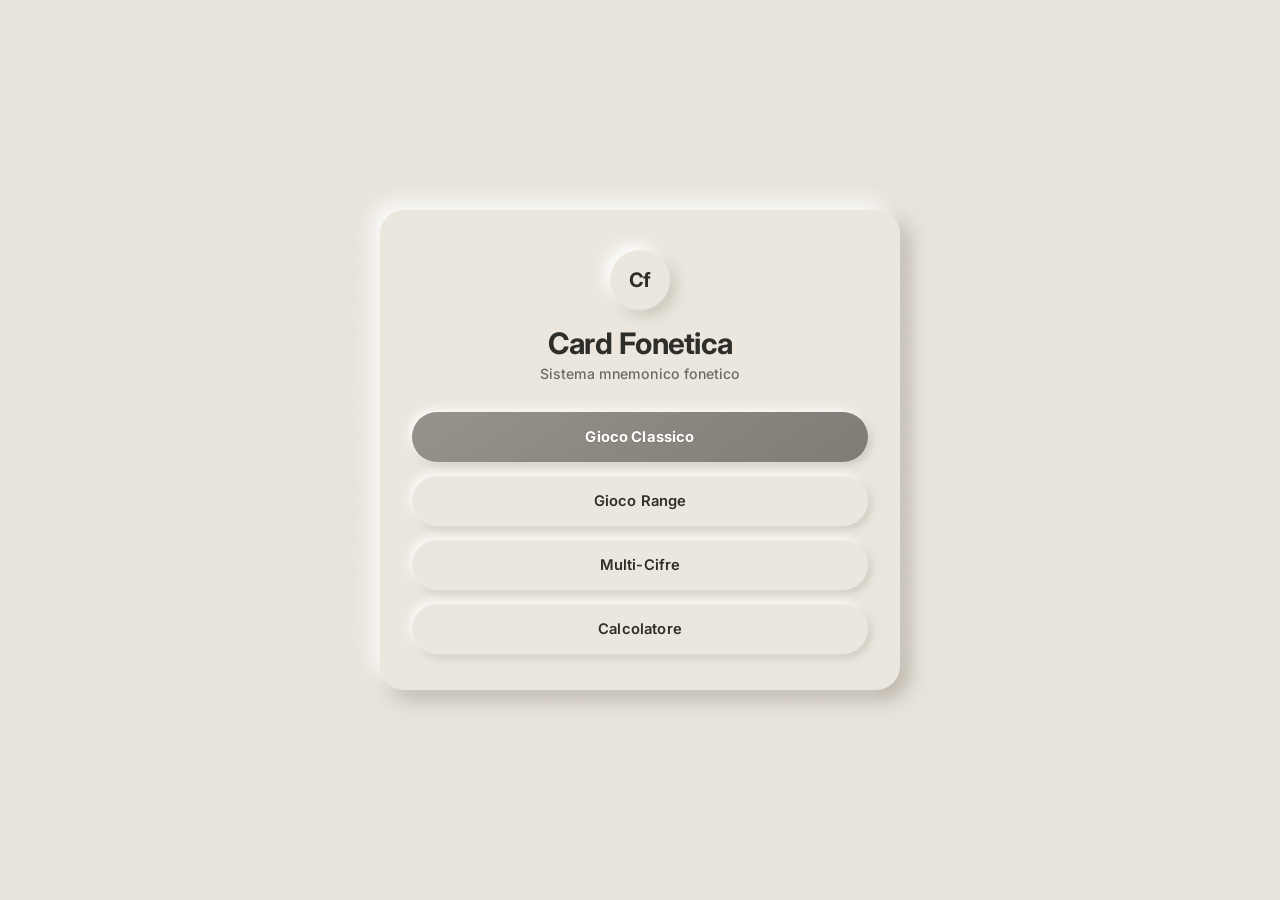
<file: index.html>
<!DOCTYPE html>
<html lang="it">
<head>
  <meta charset="UTF-8">
  <meta name="viewport" content="width=device-width, initial-scale=1, viewport-fit=cover">
  <title>Card Fonetica - Allenamento Mnemonico</title>
  <link rel="manifest" href="manifest.json">
  <meta name="theme-color" content="#EBE7DE">
  <meta name="description" content="Allena la memoria associando numeri a parole con il sistema mnemonico fonetico.">
  <meta name="apple-mobile-web-app-capable" content="yes">
  <meta name="mobile-web-app-capable" content="yes">
  <meta name="apple-mobile-web-app-status-bar-style" content="default">
  <meta name="apple-mobile-web-app-title" content="Card-Fonetica">
  <link rel="apple-touch-icon" href="card-192.png">
  <link rel="apple-touch-icon" sizes="512x512" href="card-512.png">
  <link rel="icon" type="image/png" sizes="192x192" href="card-192.png">
  <link rel="icon" type="image/png" sizes="512x512" href="card-512.png">
  <link rel="preconnect" href="https://fonts.googleapis.com">
  <link rel="preconnect" href="https://fonts.gstatic.com" crossorigin>
  <link rel="stylesheet" href="https://fonts.googleapis.com/css2?family=Inter:wght@500;600;700;800&display=swap">
  <link rel="stylesheet" href="styles.css">
  <style>
    .flashcard {
      background: var(--surface);
      border: none;
      border-radius: 28px;
      padding: 44px 20px;
      font-family: var(--font-sans);
      font-size: 3.4rem;
      margin: 14px 0;
      min-height: 150px;
      display: flex;
      justify-content: center;
      align-items: center;
      font-weight: 700;
      letter-spacing: -0.04em;
      color: var(--text);
      font-variant-numeric: tabular-nums;
      box-shadow: var(--neu-raised-lg);
      transition: box-shadow 0.3s ease, color 0.3s ease;
      user-select: none;
      -webkit-user-select: none;
    }
    .flashcard.flip { animation: cardFade 0.32s ease; }
    .flashcard.win  { color: var(--sage-dark); }
    .flashcard.lose { color: var(--error); animation: cardShake 0.32s; }

    /* Multi-cifre può generare sequenze lunghe: il font si riduce con la viewport
       e il numero va a capo se proprio non sta. */
    #multiFlashcard {
      font-size: clamp(1.3rem, 7.5vw, 3rem);
      padding: 30px 16px;
      line-height: 1.1;
      letter-spacing: -0.015em;
      overflow-wrap: anywhere;
      word-break: break-all;
    }
    @keyframes cardFade {
      0%   { opacity: 0.3; transform: translateY(6px); }
      100% { opacity: 1;   transform: none; }
    }
    @keyframes cardShake {
      0%, 100% { transform: translateX(0); }
      25%      { transform: translateX(-5px); }
      50%      { transform: translateX(5px); }
      75%      { transform: translateX(-3px); }
    }

    .feedback {
      margin-top: 14px;
      font-size: 0.88rem;
      min-height: 1.4em;
      font-weight: 600;
      text-align: center;
      letter-spacing: 0.01em;
    }
    .feedback.correct { color: var(--sage-dark); }
    .feedback.error   { color: var(--error); }

    .stats {
      display: flex;
      gap: 12px;
      margin: 12px 0 18px;
    }
    .stats .chip {
      flex: 1;
      background: var(--surface);
      border: none;
      border-radius: 18px;
      padding: 12px 6px 10px;
      display: flex;
      flex-direction: column;
      align-items: center;
      gap: 3px;
      box-shadow: var(--neu-raised-sm);
      transition: box-shadow 0.3s ease, color 0.3s ease;
    }
    .stats .stat-value {
      font-family: var(--font-sans);
      font-size: 1.55rem;
      font-weight: 700;
      color: var(--text);
      font-variant-numeric: tabular-nums;
      line-height: 1;
      letter-spacing: -0.02em;
    }
    .stats .stat-label {
      font-size: 0.62rem;
      font-weight: 600;
      color: var(--text-soft);
      text-transform: uppercase;
      letter-spacing: 0.14em;
    }
    .chip.streak.active {
      box-shadow: var(--neu-pressed-sm);
    }
    .chip.streak.active .stat-value { color: var(--sage-dark); }

    .brand {
      text-align: center;
      margin-bottom: 28px;
      padding-top: 4px;
    }
    .brand-mark {
      display: inline-flex;
      align-items: center;
      justify-content: center;
      width: 60px;
      height: 60px;
      border-radius: 50%;
      background: var(--surface);
      color: var(--text);
      font-family: var(--font-sans);
      font-size: 1.25rem;
      font-weight: 700;
      letter-spacing: -0.01em;
      margin-bottom: 16px;
      box-shadow: var(--neu-raised);
    }
    .brand h1 {
      font-size: 1.85rem;
      font-weight: 700;
      margin-bottom: 2px;
      letter-spacing: -0.025em;
    }
    .brand .subtitle {
      font-size: 0.88rem;
      margin: 0;
    }

    .game-header {
      display: flex;
      align-items: center;
      justify-content: space-between;
      gap: 12px;
      margin-bottom: 4px;
    }
    .game-header h1 { font-size: 1.4rem; }

    .voice-toggle {
      background: var(--surface);
      border: none;
      border-radius: var(--pill);
      min-height: 0;
      padding: 9px 14px;
      font-size: 0.78rem;
      font-weight: 600;
      color: var(--text-soft);
      box-shadow: var(--neu-raised-sm);
      display: inline-flex;
      align-items: center;
      gap: 6px;
      white-space: nowrap;
      transition: box-shadow 0.2s ease, color 0.2s ease;
    }
    .voice-toggle .dot {
      width: 8px; height: 8px; border-radius: 50%;
      background: var(--muted, #b3a999);
      transition: background 0.2s ease;
    }
    .voice-toggle.active {
      box-shadow: var(--neu-pressed-sm);
      color: var(--sage-dark);
    }
    .voice-toggle.active .dot { background: var(--sage-dark); }
    .voice-toggle:disabled { opacity: 0.45; cursor: not-allowed; }

    .voice-status {
      margin: 10px 0 4px;
      font-size: 0.85rem;
      font-weight: 600;
      color: var(--text-soft);
      text-align: center;
      letter-spacing: 0.01em;
      min-height: 1.4em;
    }
    .voice-heard {
      margin: 0 0 6px;
      font-size: 0.85rem;
      color: var(--text);
      text-align: center;
      font-style: italic;
      min-height: 1.4em;
    }

    /* Anello di stato sulla flashcard durante la modalità vocale */
    section.voice-speaking .flashcard {
      box-shadow: var(--neu-raised-lg), 0 0 0 3px var(--muted);
    }
    section.voice-listening .flashcard {
      box-shadow: var(--neu-raised-lg), 0 0 0 3px var(--sage-dark);
      animation: micPulse 1.6s ease-in-out infinite;
    }
    @keyframes micPulse {
      0%, 100% { transform: scale(1);    }
      50%      { transform: scale(1.015); }
    }
    @media (prefers-reduced-motion: reduce) {
      section.voice-listening .flashcard { animation: none; }
    }

    /* Tre bottoni in riga sotto la voce: lasciamo che siano stretti ma leggibili */
    section[data-voice-only], section .row[data-voice-only] { gap: 8px; }
    section .row[data-voice-only] button { padding-left: 8px; padding-right: 8px; font-size: 0.95rem; }
  </style>
</head>
<body>
  <button id="installBtn" class="hidden" type="button" aria-label="Installa applicazione">Installa</button>

  <main id="menu" class="container" aria-labelledby="menu-title">
    <div class="brand">
      <div class="brand-mark" aria-hidden="true">Cf</div>
      <h1 id="menu-title">Card Fonetica</h1>
      <p class="subtitle">Sistema mnemonico fonetico</p>
    </div>
    <div class="stack">
      <button id="classicModeBtn" class="primary">Gioco Classico</button>
      <button id="rangeModeBtn">Gioco Range</button>
      <button id="multiModeBtn">Multi-Cifre</button>
      <button onclick="window.location.href='calc.html'">Calcolatore</button>
    </div>
  </main>

  <section id="classicGame" class="container hidden" aria-labelledby="classic-title">
    <div class="game-header">
      <h1 id="classic-title">Gioco Classico</h1>
      <button class="voice-toggle" id="classicVoiceToggle" type="button" aria-pressed="false" aria-label="Attiva modalità vocale">
        <span class="dot" aria-hidden="true"></span><span>Voce</span>
      </button>
    </div>
    <p class="subtitle">Scrivi la parola corrispondente al numero</p>
    <div class="stats" role="status" aria-live="polite">
      <div class="chip"><span class="stat-value" id="classicCorrect">0</span><span class="stat-label">Corrette</span></div>
      <div class="chip"><span class="stat-value" id="classicTotal">0</span><span class="stat-label">Totali</span></div>
      <div class="chip streak" id="classicStreakChip"><span class="stat-value" id="classicStreak">0</span><span class="stat-label">Streak</span></div>
    </div>
    <div class="flashcard" id="classicFlashcard" role="img" aria-label="Numero da indovinare"></div>
    <p class="voice-status hidden" id="classicVoiceStatus" data-voice-only></p>
    <p class="voice-heard hidden" id="classicVoiceHeard" aria-live="polite" data-voice-only></p>
    <input type="text" id="classicAnswer" placeholder="Risposta" autocomplete="off" autocapitalize="off" spellcheck="false" aria-label="Inserisci la parola" data-text-only>
    <div class="row" style="margin-top:10px;" data-text-only>
      <button id="classicCheckBtn" class="primary">Controlla</button>
      <button id="classicNextBtn" class="ghost">Prossimo</button>
    </div>
    <div class="row hidden" style="margin-top:10px;" data-voice-only>
      <button id="classicVoicePlayBtn" class="primary" type="button">Pausa</button>
      <button id="classicVoiceSkipBtn" class="ghost" type="button">Salta</button>
      <button id="classicVoiceRepeatBtn" class="ghost" type="button">Ripeti</button>
    </div>
    <div class="feedback" id="classicFeedback" role="status" aria-live="polite"></div>
    <button class="back-btn" data-back="classic">← Torna al Menu</button>
  </section>

  <section id="rangeGame" class="container hidden" aria-labelledby="range-title">
    <div class="game-header">
      <h1 id="range-title">Gioco Range</h1>
      <button class="voice-toggle" id="rangeVoiceToggle" type="button" aria-pressed="false" aria-label="Attiva modalità vocale">
        <span class="dot" aria-hidden="true"></span><span>Voce</span>
      </button>
    </div>
    <p class="subtitle">Limita l'allenamento a un intervallo</p>
    <div class="row">
      <input type="number" id="rangeMin" placeholder="Min" inputmode="numeric" aria-label="Numero minimo">
      <input type="number" id="rangeMax" placeholder="Max" inputmode="numeric" aria-label="Numero massimo">
    </div>
    <button id="rangeStartBtn" class="primary" style="margin-top:10px;width:100%;">Avvia</button>
    <div class="stats" role="status" aria-live="polite">
      <div class="chip"><span class="stat-value" id="rangeCorrect">0</span><span class="stat-label">Corrette</span></div>
      <div class="chip"><span class="stat-value" id="rangeTotal">0</span><span class="stat-label">Totali</span></div>
      <div class="chip streak" id="rangeStreakChip"><span class="stat-value" id="rangeStreak">0</span><span class="stat-label">Streak</span></div>
    </div>
    <div class="flashcard" id="rangeFlashcard" role="img" aria-label="Numero da indovinare"></div>
    <p class="voice-status hidden" id="rangeVoiceStatus" data-voice-only></p>
    <p class="voice-heard hidden" id="rangeVoiceHeard" aria-live="polite" data-voice-only></p>
    <input type="text" id="rangeAnswer" placeholder="Risposta" autocomplete="off" autocapitalize="off" spellcheck="false" aria-label="Inserisci la parola" data-text-only>
    <div class="row" style="margin-top:10px;" data-text-only>
      <button id="rangeCheckBtn" class="primary">Controlla</button>
      <button id="rangeNextBtn" class="ghost">Prossimo</button>
    </div>
    <div class="row hidden" style="margin-top:10px;" data-voice-only>
      <button id="rangeVoicePlayBtn" class="primary" type="button">Pausa</button>
      <button id="rangeVoiceSkipBtn" class="ghost" type="button">Salta</button>
      <button id="rangeVoiceRepeatBtn" class="ghost" type="button">Ripeti</button>
    </div>
    <div class="feedback" id="rangeFeedback" role="status" aria-live="polite"></div>
    <button class="back-btn" data-back="range">← Torna al Menu</button>
  </section>

  <section id="multiGame" class="container hidden" aria-labelledby="multi-title">
    <div class="game-header"><h1 id="multi-title">Multi-Cifre</h1></div>
    <p class="subtitle">Scomponi un numero lungo in parole</p>
    <input type="number" id="multiDigits" placeholder="Numero di cifre (es. 6)" min="1" inputmode="numeric" aria-label="Numero di cifre">
    <button id="multiStartBtn" class="primary" style="margin-top:10px;width:100%;">Avvia</button>
    <div class="stats" role="status" aria-live="polite">
      <div class="chip"><span class="stat-value" id="multiCorrect">0</span><span class="stat-label">Corrette</span></div>
      <div class="chip"><span class="stat-value" id="multiTotal">0</span><span class="stat-label">Totali</span></div>
      <div class="chip streak" id="multiStreakChip"><span class="stat-value" id="multiStreak">0</span><span class="stat-label">Streak</span></div>
    </div>
    <div class="flashcard" id="multiFlashcard" role="img" aria-label="Sequenza da decodificare"></div>
    <input type="text" id="multiAnswer" placeholder="Parole separate da spazi" autocomplete="off" autocapitalize="off" spellcheck="false" aria-label="Inserisci le parole">
    <div class="row" style="margin-top:10px;">
      <button id="multiCheckBtn" class="primary">Controlla</button>
      <button id="multiNextBtn" class="ghost">Prossimo</button>
    </div>
    <div class="feedback" id="multiFeedback" role="status" aria-live="polite"></div>
    <button class="back-btn" onclick="showSection('menu')">← Torna al Menu</button>
  </section>

  <script src="mapping.js"></script>
  <script src="voice-core.js"></script>
  <script>
    function showSection(sectionId) {
      document.querySelectorAll('.container').forEach(sec => sec.classList.add('hidden'));
      document.getElementById(sectionId).classList.remove('hidden');
    }

    function flashCard(el) {
      el.classList.remove('flip', 'win', 'lose');
      void el.offsetWidth;
      el.classList.add('flip');
    }

    function updateStats(prefix, state) {
      document.getElementById(prefix + 'Correct').textContent = state.correct;
      document.getElementById(prefix + 'Total').textContent = state.total;
      document.getElementById(prefix + 'Streak').textContent = state.streak;
      const chip = document.getElementById(prefix + 'StreakChip');
      if (chip) chip.classList.toggle('active', state.streak > 0);
    }

    function setFeedback(el, isCorrect, message, opts) {
      el.textContent = message;
      el.className = 'feedback ' + (isCorrect ? 'correct' : 'error');
      if (opts && opts.flashcard) {
        opts.flashcard.classList.remove('flip', 'win', 'lose');
        void opts.flashcard.offsetWidth;
        opts.flashcard.classList.add(isCorrect ? 'win' : 'lose');
      }
      if (opts && isCorrect && opts.streak > 0 && opts.streak % 5 === 0) {
        showStreakToast(opts.streak);
      }
    }

    function showStreakToast(n) {
      if (window.matchMedia('(prefers-reduced-motion: reduce)').matches) return;
      const t = document.createElement('div');
      t.className = 'streak-toast';
      t.textContent = `Streak ${n}`;
      t.setAttribute('aria-hidden', 'true');
      document.body.appendChild(t);
      setTimeout(() => t.remove(), 2000);
    }

    document.getElementById('classicModeBtn').addEventListener('click', () => {
      showSection('classicGame');
      showClassicCard();
    });
    document.getElementById('rangeModeBtn').addEventListener('click', () => {
      showSection('rangeGame');
      resetRangeGame();
    });
    document.getElementById('multiModeBtn').addEventListener('click', () => {
      showSection('multiGame');
      resetMultiGame();
    });

    // --- Gioco Classico ---
    const classicState = { correct: 0, total: 0, streak: 0, answered: false };
    let currentClassicKey = "";
    const classicKeys = Object.keys(mapping);

    function showClassicCard() {
      currentClassicKey = classicKeys[Math.floor(Math.random() * classicKeys.length)];
      const card = document.getElementById('classicFlashcard');
      card.textContent = currentClassicKey;
      flashCard(card);
      document.getElementById('classicAnswer').value = "";
      const fb = document.getElementById('classicFeedback');
      fb.textContent = "";
      fb.className = "feedback";
      classicState.answered = false;
      if (!classicVoice || !classicVoice.isOn()) {
        document.getElementById('classicAnswer').focus();
      }
    }
    function checkClassicAnswer() {
      if (classicState.answered) return;
      const userAns = document.getElementById('classicAnswer').value.trim().toLowerCase();
      if (!userAns) return;
      const correctAns = mapping[currentClassicKey].toLowerCase();
      const ok = userAns === correctAns;
      classicState.total++;
      if (ok) { classicState.correct++; classicState.streak++; }
      else    { classicState.streak = 0; }
      classicState.answered = true;
      setFeedback(
        document.getElementById('classicFeedback'),
        ok,
        ok ? "Corretto" : `Risposta: ${mapping[currentClassicKey]}`,
        {
          flashcard: document.getElementById('classicFlashcard'),
          streak: classicState.streak
        }
      );
      updateStats('classic', classicState);
    }
    document.getElementById('classicCheckBtn').addEventListener('click', checkClassicAnswer);
    document.getElementById('classicNextBtn').addEventListener('click', showClassicCard);
    document.getElementById('classicAnswer').addEventListener('keydown', e => {
      if (e.key === 'Enter') classicState.answered ? showClassicCard() : checkClassicAnswer();
    });

    // --- Gioco Range ---
    const rangeState = { correct: 0, total: 0, streak: 0, answered: false };
    let rangeKeys = [];
    let currentRangeKey = "";

    function resetRangeGame() {
      document.getElementById('rangeMin').value = "";
      document.getElementById('rangeMax').value = "";
      document.getElementById('rangeFlashcard').textContent = "";
      document.getElementById('rangeFeedback').textContent = "";
      document.getElementById('rangeFeedback').className = "feedback";
      document.getElementById('rangeAnswer').value = "";
      rangeKeys = [];
      rangeState.correct = rangeState.total = rangeState.streak = 0;
      rangeState.answered = false;
      updateStats('range', rangeState);
    }
    function showRangeCard() {
      const flashcardEl = document.getElementById('rangeFlashcard');
      const feedbackEl = document.getElementById('rangeFeedback');
      if (rangeKeys.length === 0) {
        flashcardEl.textContent = "Nessun numero in questo intervallo";
        feedbackEl.textContent = "";
        return;
      }
      currentRangeKey = rangeKeys[Math.floor(Math.random() * rangeKeys.length)];
      flashcardEl.textContent = currentRangeKey;
      flashCard(flashcardEl);
      document.getElementById('rangeAnswer').value = "";
      feedbackEl.textContent = "";
      feedbackEl.className = "feedback";
      rangeState.answered = false;
      if (!rangeVoice || !rangeVoice.isOn()) {
        document.getElementById('rangeAnswer').focus();
      }
    }
    function checkRangeAnswer() {
      if (rangeState.answered || rangeKeys.length === 0) return;
      const userAns = document.getElementById('rangeAnswer').value.trim().toLowerCase();
      if (!userAns) return;
      const correctAns = mapping[currentRangeKey].toLowerCase();
      const ok = userAns === correctAns;
      rangeState.total++;
      if (ok) { rangeState.correct++; rangeState.streak++; }
      else    { rangeState.streak = 0; }
      rangeState.answered = true;
      setFeedback(
        document.getElementById('rangeFeedback'),
        ok,
        ok ? "Corretto" : `Risposta: ${mapping[currentRangeKey]}`,
        {
          flashcard: document.getElementById('rangeFlashcard'),
          streak: rangeState.streak
        }
      );
      updateStats('range', rangeState);
    }
    document.getElementById('rangeStartBtn').addEventListener('click', () => {
      const minVal = parseInt(document.getElementById('rangeMin').value, 10);
      const maxVal = parseInt(document.getElementById('rangeMax').value, 10);
      if (isNaN(minVal) || isNaN(maxVal) || minVal > maxVal) {
        alert("Inserisci un intervallo valido");
        return;
      }
      rangeKeys = Object.keys(mapping).filter(key => {
        const n = parseInt(key, 10);
        return !isNaN(n) && n >= minVal && n <= maxVal;
      });
      rangeState.correct = rangeState.total = rangeState.streak = 0;
      updateStats('range', rangeState);
      if (rangeVoice && rangeVoice.isOn()) {
        rangeVoice.restart();
      } else {
        showRangeCard();
      }
    });
    document.getElementById('rangeCheckBtn').addEventListener('click', checkRangeAnswer);
    document.getElementById('rangeNextBtn').addEventListener('click', showRangeCard);
    document.getElementById('rangeAnswer').addEventListener('keydown', e => {
      if (e.key === 'Enter') rangeState.answered ? showRangeCard() : checkRangeAnswer();
    });

    // --- Gioco Multi-Cifre ---
    const multiState = { correct: 0, total: 0, streak: 0, answered: false };
    let currentMultiNumber = "";
    let multiGroups = [];

    function resetMultiGame() {
      document.getElementById('multiDigits').value = "";
      document.getElementById('multiFlashcard').textContent = "";
      document.getElementById('multiFeedback').textContent = "";
      document.getElementById('multiFeedback').className = "feedback";
      document.getElementById('multiAnswer').value = "";
      currentMultiNumber = "";
      multiGroups = [];
      multiState.correct = multiState.total = multiState.streak = 0;
      multiState.answered = false;
      updateStats('multi', multiState);
    }
    function generateMultiNumber(numDigits) {
      let result = "";
      for (let i = 0; i < numDigits; i++) {
        result += Math.floor(Math.random() * 10).toString();
      }
      return result;
    }
    function splitIntoGroups(numStr) {
      const groups = [];
      for (let i = 0; i < numStr.length; i += 2) {
        groups.push(numStr.substring(i, i + 2));
      }
      return groups;
    }
    function showMultiCard() {
      const numDigits = parseInt(document.getElementById('multiDigits').value, 10);
      if (isNaN(numDigits) || numDigits < 1) {
        alert("Inserisci un numero valido di cifre");
        return;
      }
      currentMultiNumber = generateMultiNumber(numDigits);
      multiGroups = splitIntoGroups(currentMultiNumber);
      const card = document.getElementById('multiFlashcard');
      card.textContent = currentMultiNumber;
      flashCard(card);
      document.getElementById('multiAnswer').value = "";
      const fb = document.getElementById('multiFeedback');
      fb.textContent = "";
      fb.className = "feedback";
      multiState.answered = false;
      document.getElementById('multiAnswer').focus();
    }
    function checkMultiAnswer() {
      if (multiState.answered || multiGroups.length === 0) return;
      const userAns = document.getElementById('multiAnswer').value.trim().toLowerCase();
      if (!userAns) return;
      const userWords = userAns.split(/\s+/);
      let correct = true;
      const correctAnswers = [];
      for (let i = 0; i < multiGroups.length; i++) {
        const group = multiGroups[i];
        const correctWord = mapping[group] || `[${group}]`;
        correctAnswers.push(correctWord);
        if (!userWords[i] || userWords[i].toLowerCase() !== correctWord.toLowerCase()) {
          correct = false;
        }
      }
      multiState.total++;
      if (correct) { multiState.correct++; multiState.streak++; }
      else         { multiState.streak = 0; }
      multiState.answered = true;
      setFeedback(
        document.getElementById('multiFeedback'),
        correct,
        correct ? "Corretto" : `Risposte: ${correctAnswers.join(' ')}`,
        {
          flashcard: document.getElementById('multiFlashcard'),
          streak: multiState.streak
        }
      );
      updateStats('multi', multiState);
    }
    document.getElementById('multiStartBtn').addEventListener('click', showMultiCard);
    document.getElementById('multiCheckBtn').addEventListener('click', checkMultiAnswer);
    document.getElementById('multiNextBtn').addEventListener('click', showMultiCard);
    document.getElementById('multiAnswer').addEventListener('keydown', e => {
      if (e.key === 'Enter') multiState.answered ? showMultiCard() : checkMultiAnswer();
    });

    // --- Modalità Vocale integrata in Classico e Range ---
    // Crea un controller voce per un singolo gioco. Riusa lo stato/statistiche del gioco "testuale".
    function createGameVoice(cfg) {
      const prefix = cfg.prefix;
      const supported = window.VoiceCore && VoiceCore.supported;

      const toggleEl = document.getElementById(prefix + 'VoiceToggle');
      const statusEl = document.getElementById(prefix + 'VoiceStatus');
      const heardEl  = document.getElementById(prefix + 'VoiceHeard');
      const cardEl   = document.getElementById(prefix + 'Flashcard');
      const feedEl   = document.getElementById(prefix + 'Feedback');
      const playBtn  = document.getElementById(prefix + 'VoicePlayBtn');
      const skipBtn  = document.getElementById(prefix + 'VoiceSkipBtn');
      const repeatBtn = document.getElementById(prefix + 'VoiceRepeatBtn');
      const section = document.getElementById(prefix + 'Game');

      let on = false;          // toggle attivo
      let running = false;     // ciclo ask→listen→feedback attivo
      let currentKey = '';
      let recognizer = null;
      let wakeLock = null;
      let noSpeechCount = 0;   // tentativi falliti consecutivi (no-speech)
      let cycleId = 0;         // incrementato ad ogni round; serve per cancellare async stantii

      if (!supported) {
        toggleEl.disabled = true;
        toggleEl.title = 'Voce non supportata su questo browser';
        return { isOn: () => false, stop: () => {}, exit: () => {}, restart: () => {} };
      }

      // ---- Indicatori UI ----
      function setVoiceUI(active) {
        section.querySelectorAll('[data-voice-only]').forEach(el => el.classList.toggle('hidden', !active));
        section.querySelectorAll('[data-text-only]').forEach(el => el.classList.toggle('hidden', active));
        toggleEl.classList.toggle('active', active);
        toggleEl.setAttribute('aria-pressed', active ? 'true' : 'false');
        if (!active) section.classList.remove('voice-speaking', 'voice-listening');
      }
      function setMicState(state) {
        // state: 'speaking' | 'listening' | 'idle'
        section.classList.toggle('voice-speaking',  state === 'speaking');
        section.classList.toggle('voice-listening', state === 'listening');
      }
      function setStatus(msg) { if (statusEl) statusEl.textContent = msg || ''; }
      function setHeard(msg)  { if (heardEl)  heardEl.textContent  = msg ? '« ' + msg + ' »' : ''; }
      function setPlayLabel() { playBtn.textContent = running ? 'Pausa' : 'Avvia'; }

      // ---- Ciclo principale ----
      async function speakAwait(text, opts) {
        const myCycle = cycleId;
        setMicState('speaking');
        await VoiceCore.speak(text, opts);
        // Se nel frattempo il round è cambiato o l'utente ha pausato, esci subito.
        return myCycle === cycleId && on && running;
      }

      async function ask() {
        if (!on || !running) return;
        cycleId++;
        const key = cfg.pickKey();
        if (!key) { setStatus('Nessun numero disponibile'); setMicState('idle'); return; }
        currentKey = key;
        noSpeechCount = 0;
        cardEl.textContent = currentKey;
        flashCard(cardEl);
        setHeard('');
        feedEl.textContent = ''; feedEl.className = 'feedback';
        setStatus('Parlo...');
        const stillValid = await speakAwait(VoiceCore.spokenNumber(currentKey));
        if (!stillValid) return;
        listen();
      }

      async function reSpeakCurrent() {
        if (!on || !running) return;
        cycleId++;
        setHeard('');
        feedEl.textContent = ''; feedEl.className = 'feedback';
        setStatus('Parlo...');
        const stillValid = await speakAwait(VoiceCore.spokenNumber(currentKey));
        if (!stillValid) return;
        listen();
      }

      function listen() {
        if (!on || !running) return;
        setStatus('Ti ascolto...');
        setMicState('listening');
        try { recognizer.start(); } catch (_) {}
      }

      async function handleAnswer(alts) {
        if (!on) return;
        const correctWord = cfg.getCorrectWord(currentKey);
        const ok = alts.some(a => VoiceCore.matches(a, correctWord));
        noSpeechCount = 0;
        setHeard(alts[0] || '');
        cfg.state.total++;
        if (ok) { cfg.state.correct++; cfg.state.streak++; }
        else    { cfg.state.streak = 0; }
        setFeedback(feedEl, ok, ok ? 'Corretto' : 'Era: ' + correctWord, {
          flashcard: cardEl, streak: cfg.state.streak
        });
        updateStats(prefix, cfg.state);
        setMicState('idle');
        cycleId++;
        const stillValid = await speakAwait(ok ? 'corretto' : 'era ' + correctWord, { rate: 1 });
        if (stillValid) ask();
      }

      // Skip manuale: conta come errore e prosegue
      async function skip() {
        if (!on || !currentKey) return;
        const correctWord = cfg.getCorrectWord(currentKey);
        if (recognizer) recognizer.abort();
        VoiceCore.cancelSpeech();
        cfg.state.total++;
        cfg.state.streak = 0;
        setFeedback(feedEl, false, 'Era: ' + correctWord, {
          flashcard: cardEl, streak: 0
        });
        updateStats(prefix, cfg.state);
        if (!running) { running = true; setPlayLabel(); }
        cycleId++;
        const stillValid = await speakAwait('era ' + correctWord, { rate: 1 });
        if (stillValid) ask();
      }

      // Dopo 2 no-speech consecutivi riveliamo la risposta e proseguiamo.
      async function autoReveal() {
        if (!on || !running) return;
        const correctWord = cfg.getCorrectWord(currentKey);
        cfg.state.total++;
        cfg.state.streak = 0;
        setFeedback(feedEl, false, 'Era: ' + correctWord, {
          flashcard: cardEl, streak: 0
        });
        updateStats(prefix, cfg.state);
        noSpeechCount = 0;
        cycleId++;
        const stillValid = await speakAwait('la risposta era ' + correctWord, { rate: 1 });
        if (stillValid) ask();
      }

      function buildRecognizer() {
        recognizer = VoiceCore.createRecognizer({
          onStart: () => { if (on && running) setStatus('Ti ascolto...'); },
          onResult: (alts) => handleAnswer(alts),
          onNoSpeech: () => {
            if (!on || !running) return;
            noSpeechCount++;
            if (noSpeechCount === 1) {
              setStatus('Non ho sentito. Ti rileggo.');
              setTimeout(() => { if (on && running) reSpeakCurrent(); }, 350);
            } else {
              setStatus('Ti dico la risposta.');
              setTimeout(() => { if (on && running) autoReveal(); }, 300);
            }
          },
          onError: (err) => {
            if (err === 'not-allowed') {
              setStatus('Permesso microfono negato.');
              turnOff();
            } else if (err === 'network') {
              setStatus('Errore rete. Riprovo.');
              setTimeout(() => { if (on && running) listen(); }, 800);
            } else {
              setStatus('Errore: ' + err + '. In pausa.');
              if (running) pauseInternal();
            }
          }
        });
      }

      // ---- WakeLock + visibility ----
      const wl = VoiceCore.createWakeLock ? VoiceCore.createWakeLock() : null;

      function onVisibility() {
        if (!on) return;
        if (document.visibilityState === 'hidden' && running) {
          pauseInternal('Riprendi quando torni');
        }
      }
      document.addEventListener('visibilitychange', onVisibility);

      // ---- Stati on/off/pausa ----
      function turnOn() {
        on = true;
        running = true;
        noSpeechCount = 0;
        setVoiceUI(true);
        setPlayLabel();
        buildRecognizer();
        if (wl) wl.acquire();
        ask();
      }
      function turnOff() {
        running = false;
        on = false;
        cycleId++;
        if (recognizer) recognizer.abort();
        VoiceCore.cancelSpeech();
        setMicState('idle');
        setStatus('');
        setHeard('');
        setVoiceUI(false);
        if (wl) wl.release();
      }
      function pauseInternal(msg) {
        running = false;
        cycleId++;
        if (recognizer) recognizer.abort();
        VoiceCore.cancelSpeech();
        setStatus(msg || 'In pausa');
        setMicState('idle');
        setPlayLabel();
      }
      function pauseResume() {
        if (!on) return;
        if (running) {
          pauseInternal();
        } else {
          running = true;
          setPlayLabel();
          if (currentKey) reSpeakCurrent(); else ask();
        }
      }

      toggleEl.addEventListener('click', () => {
        if (on) turnOff(); else turnOn();
      });
      playBtn.addEventListener('click', pauseResume);
      repeatBtn.addEventListener('click', () => {
        if (!on) return;
        if (!running) { running = true; setPlayLabel(); }
        reSpeakCurrent();
      });
      skipBtn.addEventListener('click', skip);

      return {
        isOn: () => on,
        stop: () => { if (on) turnOff(); },
        exit: () => { if (on) turnOff(); },
        restart: () => {
          if (!on) return;
          cycleId++;
          if (recognizer) recognizer.abort();
          VoiceCore.cancelSpeech();
          running = true;
          setPlayLabel();
          currentKey = '';
          ask();
        }
      };
    }

    const classicVoice = createGameVoice({
      prefix: 'classic',
      pickKey: () => classicKeys[Math.floor(Math.random() * classicKeys.length)],
      getCorrectWord: (k) => mapping[k],
      state: classicState
    });

    const rangeVoice = createGameVoice({
      prefix: 'range',
      pickKey: () => {
        if (rangeKeys.length === 0) {
          // se l'utente non ha ancora premuto Avvia, prendiamo tutti i numeri
          return classicKeys[Math.floor(Math.random() * classicKeys.length)];
        }
        return rangeKeys[Math.floor(Math.random() * rangeKeys.length)];
      },
      getCorrectWord: (k) => mapping[k],
      state: rangeState
    });

    // Back button: ferma la voce prima di tornare al menu
    document.querySelectorAll('.back-btn[data-back]').forEach(btn => {
      btn.addEventListener('click', () => {
        const which = btn.getAttribute('data-back');
        if (which === 'classic') classicVoice.exit();
        if (which === 'range')   rangeVoice.exit();
        showSection('menu');
      });
    });

    // Deep link per gli shortcut PWA
    const params = new URLSearchParams(location.search);
    const mode = params.get('mode');
    if (mode === 'classic') { showSection('classicGame'); showClassicCard(); }
    else if (mode === 'range') { showSection('rangeGame'); resetRangeGame(); }
    else if (mode === 'multi') { showSection('multiGame'); resetMultiGame(); }
  </script>
  <script src="pwa.js"></script>
</body>
</html>
</file>
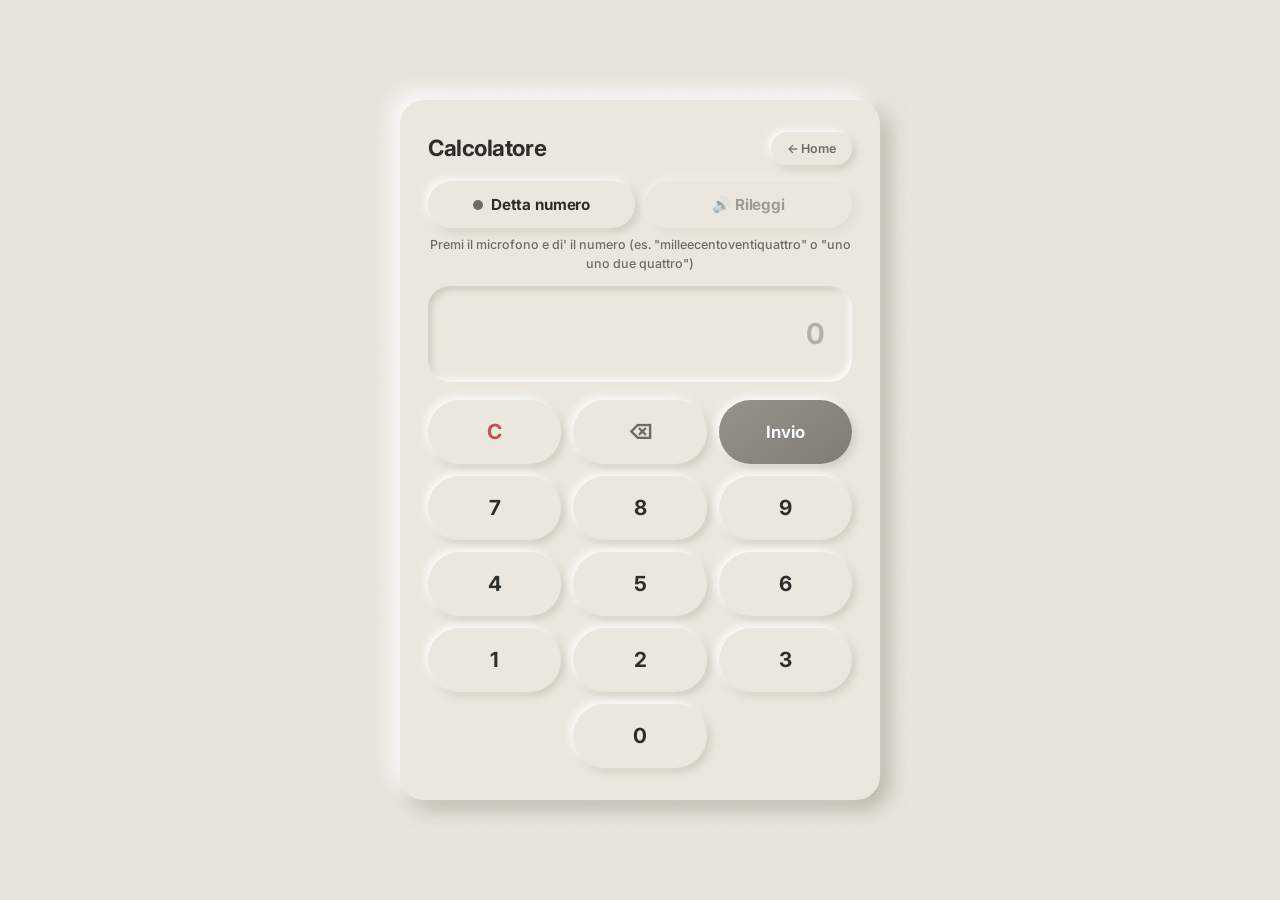
<file: calc.html>
<!DOCTYPE html>
<html lang="it">
<head>
  <meta charset="UTF-8">
  <meta name="viewport" content="width=device-width, initial-scale=1, viewport-fit=cover">
  <title>Calcolatore - Card Fonetica</title>
  <link rel="manifest" href="manifest.json">
  <meta name="theme-color" content="#EBE7DE">
  <meta name="description" content="Converti una sequenza di numeri in parole secondo il sistema mnemonico fonetico.">
  <meta name="apple-mobile-web-app-capable" content="yes">
  <meta name="mobile-web-app-capable" content="yes">
  <meta name="apple-mobile-web-app-status-bar-style" content="default">
  <meta name="apple-mobile-web-app-title" content="Card-Fonetica">
  <link rel="apple-touch-icon" href="card-192.png">
  <link rel="apple-touch-icon" sizes="512x512" href="card-512.png">
  <link rel="icon" type="image/png" sizes="192x192" href="card-192.png">
  <link rel="icon" type="image/png" sizes="512x512" href="card-512.png">
  <link rel="preconnect" href="https://fonts.googleapis.com">
  <link rel="preconnect" href="https://fonts.gstatic.com" crossorigin>
  <link rel="stylesheet" href="https://fonts.googleapis.com/css2?family=Inter:wght@500;600;700;800&display=swap">
  <link rel="stylesheet" href="styles.css">
  <style>
    .calculator {
      background: var(--surface);
      border: none;
      border-radius: var(--radius-lg);
      padding: 28px 24px 22px;
      width: 100%;
      max-width: 440px;
      box-shadow: var(--neu-raised-lg);
      animation: enter 0.4s ease-out;
    }
    @media (min-width: 720px) {
      .calculator { max-width: 480px; padding: 32px 28px; }
    }
    .calc-header {
      display: flex;
      align-items: center;
      justify-content: space-between;
      margin-bottom: 16px;
    }
    .calc-header h1 {
      font-family: var(--font-sans);
      font-size: 1.4rem;
      font-weight: 700;
      color: var(--text);
      margin: 0;
      letter-spacing: -0.02em;
    }
    .calc-header .home-btn {
      background: var(--surface);
      border: none;
      border-radius: var(--pill);
      min-height: 0;
      padding: 9px 16px;
      font-size: 0.78rem;
      font-weight: 600;
      color: var(--text-soft);
      box-shadow: var(--neu-raised-sm);
    }
    .calc-header .home-btn:hover { color: var(--text); box-shadow: var(--neu-raised); }

    .voice-bar {
      display: flex;
      gap: 10px;
      margin-bottom: 14px;
    }
    .voice-bar button {
      flex: 1;
      background: var(--surface);
      border: none;
      border-radius: var(--pill);
      padding: 14px 16px;
      font-family: var(--font-sans);
      font-size: 0.95rem;
      font-weight: 700;
      color: var(--text);
      box-shadow: var(--neu-raised-sm);
      display: inline-flex;
      align-items: center;
      justify-content: center;
      gap: 8px;
      transition: box-shadow 0.2s ease, color 0.2s ease;
      min-height: 0;
    }
    .voice-bar button:active { box-shadow: var(--neu-pressed-sm); }
    .voice-bar button[disabled] {
      opacity: 0.4;
      cursor: not-allowed;
      box-shadow: var(--neu-raised-sm);
    }
    .voice-bar .mic.listening {
      color: var(--sage-dark);
      box-shadow: var(--neu-pressed-sm);
    }
    .voice-bar .mic-dot {
      width: 10px; height: 10px; border-radius: 50%;
      background: var(--text-soft);
    }
    .voice-bar .mic.listening .mic-dot {
      background: var(--sage-dark);
      animation: pulse 1.2s infinite;
    }
    @keyframes pulse {
      0%, 100% { transform: scale(1); opacity: 1; }
      50% { transform: scale(1.4); opacity: 0.5; }
    }
    .voice-hint {
      font-size: 0.78rem;
      color: var(--text-soft);
      text-align: center;
      margin: -6px 0 12px;
      min-height: 1.2em;
    }

    .display {
      background: var(--surface);
      border: none;
      color: var(--text);
      font-family: var(--font-sans);
      font-size: 1.8rem;
      text-align: right;
      padding: 24px 28px;
      border-radius: 22px;
      margin-bottom: 18px;
      min-height: 96px;
      word-wrap: break-word;
      overflow-wrap: anywhere;
      font-weight: 700;
      font-variant-numeric: tabular-nums;
      letter-spacing: -0.02em;
      -webkit-user-select: text;
      user-select: text;
      display: flex;
      align-items: center;
      justify-content: flex-end;
      box-shadow: var(--neu-pressed);
      transition: color 0.25s ease;
    }
    .display:empty::before {
      content: "0";
      color: var(--muted);
      opacity: 0.7;
    }
    .display.word-result {
      color: var(--sage-dark);
      font-size: 1.4rem;
      text-align: center;
      justify-content: center;
      letter-spacing: -0.01em;
      font-weight: 700;
    }
    .operations, .keys {
      display: grid;
      grid-template-columns: repeat(3, 1fr);
      gap: 12px;
    }
    .operations { margin-bottom: 12px; }
    .calculator button {
      padding: 18px 0;
      font-size: 1.3rem;
      font-weight: 700;
      font-family: var(--font-sans);
      min-height: 64px;
      letter-spacing: -0.01em;
      border-radius: var(--pill);
    }
    .calculator .voice-bar button { padding: 14px 16px; font-size: 0.95rem; min-height: 0; }
    .calculator button[disabled] {
      background: transparent;
      box-shadow: none;
      cursor: default;
      visibility: hidden;
    }
    .calculator .voice-bar button[disabled] {
      background: var(--surface);
      box-shadow: var(--neu-raised-sm);
      visibility: visible;
      cursor: not-allowed;
    }
    #clear  { color: var(--error); }
    #delete { color: var(--text-soft); }
    #enter  { /* eredita .primary */ font-size: 1.05rem; }
  </style>
</head>
<body>
  <button id="installBtn" class="hidden" type="button" aria-label="Installa applicazione">Installa</button>

  <main class="calculator" aria-label="Calcolatore numeri-parole">
    <div class="calc-header">
      <h1>Calcolatore</h1>
      <button class="home-btn" onclick="window.location.href='index.html'" aria-label="Torna alla home">← Home</button>
    </div>

    <div class="voice-bar">
      <button class="mic" id="micBtn" type="button" aria-label="Detta un numero">
        <span class="mic-dot" aria-hidden="true"></span><span id="micLabel">Detta numero</span>
      </button>
      <button id="replayBtn" type="button" aria-label="Rileggi il risultato" disabled>
        🔊 Rileggi
      </button>
    </div>
    <p class="voice-hint" id="voiceHint">Premi il microfono e di' il numero (es. "milleecentoventiquattro" o "uno uno due quattro")</p>

    <div class="display" id="display" role="status" aria-live="polite" aria-label="Display"></div>

    <div class="operations">
      <button id="clear" aria-label="Cancella tutto">C</button>
      <button id="delete" aria-label="Cancella ultimo">⌫</button>
      <button id="enter" class="primary" aria-label="Converti">Invio</button>
    </div>

    <div class="keys">
      <button data-value="7">7</button>
      <button data-value="8">8</button>
      <button data-value="9">9</button>
      <button data-value="4">4</button>
      <button data-value="5">5</button>
      <button data-value="6">6</button>
      <button data-value="1">1</button>
      <button data-value="2">2</button>
      <button data-value="3">3</button>
      <button disabled aria-hidden="true"></button>
      <button data-value="0">0</button>
      <button disabled aria-hidden="true"></button>
    </div>
  </main>

  <script src="mapping.js"></script>
  <script src="voice-core.js"></script>
  <script>
    const display = document.getElementById('display');
    const replayBtn = document.getElementById('replayBtn');
    let rawInput = "";
    let showingResult = false;
    let lastWords = "";

    function render() {
      display.textContent = rawInput;
      display.classList.remove('word-result');
      showingResult = false;
    }

    function convert() {
      if (!rawInput) return;
      const result = [];
      for (let i = 0; i < rawInput.length; i += 2) {
        const num = rawInput.substring(i, i + 2);
        result.push(mapping[num] || `[${num}]`);
      }
      lastWords = result.join(' ');
      display.textContent = lastWords;
      display.classList.add('word-result');
      showingResult = true;
      replayBtn.disabled = false;
      // Legge il risultato a voce
      if (window.VoiceCore && VoiceCore.supported) {
        VoiceCore.speak(lastWords, { rate: 0.9 });
      }
    }

    document.getElementById('clear').addEventListener('click', () => {
      rawInput = "";
      render();
      replayBtn.disabled = true;
      lastWords = "";
    });
    document.getElementById('delete').addEventListener('click', () => {
      if (showingResult) { rawInput = ""; render(); replayBtn.disabled = true; lastWords = ""; return; }
      rawInput = rawInput.slice(0, -1);
      render();
    });
    document.getElementById('enter').addEventListener('click', convert);

    document.querySelectorAll('.keys button[data-value]').forEach(button => {
      button.addEventListener('click', () => {
        if (showingResult) rawInput = "";
        rawInput += button.getAttribute('data-value');
        render();
      });
    });

    document.addEventListener('keydown', e => {
      if (e.key >= '0' && e.key <= '9') {
        if (showingResult) rawInput = "";
        rawInput += e.key;
        render();
      } else if (e.key === 'Backspace') {
        if (showingResult) { rawInput = ""; render(); replayBtn.disabled = true; lastWords = ""; return; }
        rawInput = rawInput.slice(0, -1);
        render();
      } else if (e.key === 'Enter') {
        convert();
      } else if (e.key === 'Escape') {
        rawInput = "";
        render();
        replayBtn.disabled = true;
        lastWords = "";
      }
    });

    // ---- Voce ----
    const micBtn = document.getElementById('micBtn');
    const micLabel = document.getElementById('micLabel');
    const voiceHint = document.getElementById('voiceHint');

    if (!window.VoiceCore || !VoiceCore.supported) {
      micBtn.disabled = true;
      replayBtn.disabled = true;
      voiceHint.textContent = 'La voce non è supportata su questo browser. Prova Chrome o Safari aggiornati.';
    } else {
      let listening = false;
      let recognizer = null;

      function setListeningUI(on) {
        listening = on;
        micBtn.classList.toggle('listening', on);
        micLabel.textContent = on ? 'Ascolto...' : 'Detta numero';
      }

      function startListening() {
        if (listening) return;
        VoiceCore.cancelSpeech();
        voiceHint.textContent = 'Parla quando vuoi...';
        recognizer = VoiceCore.createRecognizer({
          onStart: () => setListeningUI(true),
          onResult: (alts) => {
            setListeningUI(false);
            // Prova le alternative in ordine, prendi la prima che dà cifre valide
            let digits = '';
            for (const a of alts) {
              digits = VoiceCore.speechToDigits(a);
              if (digits) break;
            }
            if (!digits) {
              voiceHint.textContent = `Non ho capito un numero (« ${alts[0] || ''} »). Riprova.`;
              return;
            }
            voiceHint.textContent = `Sentito: « ${alts[0]} »`;
            rawInput = digits;
            render();
            convert();
          },
          onNoSpeech: () => {
            setListeningUI(false);
            voiceHint.textContent = 'Non ho sentito. Premi di nuovo il microfono e parla.';
          },
          onError: (err) => {
            setListeningUI(false);
            if (err === 'not-allowed') {
              voiceHint.textContent = 'Permesso microfono negato. Abilitalo nelle impostazioni del browser.';
            } else {
              voiceHint.textContent = 'Errore microfono: ' + err;
            }
          }
        });
        recognizer.start();
      }

      function stopListening() {
        if (recognizer) recognizer.abort();
        setListeningUI(false);
        voiceHint.textContent = 'Premi il microfono per dettare un numero';
      }

      micBtn.addEventListener('click', () => {
        if (listening) stopListening();
        else startListening();
      });

      replayBtn.addEventListener('click', () => {
        if (lastWords) VoiceCore.speak(lastWords, { rate: 0.9 });
      });
    }
  </script>
  <script src="pwa.js"></script>
</body>
</html>
</file>
<file: styles.css>
:root {
  /* Palette neumorfica warm */
  --bg:            #EBE7DE;
  --bg-2:          #E3DFD5;
  --surface:       #EBE7DE;
  --surface-soft:  #DCD8CF;
  --primary:       #8B877F;
  --primary-2:     #6F6B63;
  --text:          #2D2D2A;
  --text-soft:     #6F6B62;
  --muted:         #9E9A92;
  --accent:        #4B7BFF;
  --error:         #B85454;
  --sage:          #9CAA98;
  --sage-dark:     #6D7A6A;

  --pill:          999px;
  --radius:        18px;
  --radius-lg:     24px;

  /* Ombre neumorfiche: luce in alto-sx, scura in basso-dx */
  --light:         rgba(255, 255, 255, 0.92);
  --dark:          rgba(165, 158, 145, 0.45);
  --dark-strong:   rgba(140, 132, 118, 0.55);

  --neu-raised:    -6px -6px 14px var(--light), 6px 6px 14px var(--dark);
  --neu-raised-sm: -3px -3px 8px  var(--light), 3px 3px 8px  var(--dark);
  --neu-raised-lg: -8px -8px 20px var(--light), 8px 8px 20px var(--dark-strong);
  --neu-pressed:   inset -3px -3px 6px var(--light), inset 3px 3px 6px var(--dark);
  --neu-pressed-sm:inset -2px -2px 4px var(--light), inset 2px 2px 4px var(--dark);

  --safe-top:      env(safe-area-inset-top, 0px);
  --safe-bottom:   env(safe-area-inset-bottom, 0px);
  --safe-left:     env(safe-area-inset-left, 0px);
  --safe-right:    env(safe-area-inset-right, 0px);

  --font-sans:     "Inter", -apple-system, BlinkMacSystemFont, "Segoe UI", Roboto, Helvetica, Arial, sans-serif;
  --font-serif:    "Inter", -apple-system, sans-serif;
}

* { box-sizing: border-box; -webkit-tap-highlight-color: transparent; }

html, body {
  touch-action: manipulation;
  overscroll-behavior: none;
}

body {
  background: var(--bg);
  /* Texture noise leggera */
  background-image:
    url("data:image/svg+xml;utf8,<svg xmlns='http://www.w3.org/2000/svg' width='240' height='240'><filter id='n'><feTurbulence type='fractalNoise' baseFrequency='0.85' numOctaves='2' stitchTiles='stitch'/><feColorMatrix values='0 0 0 0 0.1  0 0 0 0 0.1  0 0 0 0 0.1  0 0 0 0.04 0'/></filter><rect width='100%' height='100%' filter='url(%23n)'/></svg>");
  background-size: 240px 240px;
  color: var(--text);
  font-family: var(--font-sans);
  font-weight: 500;
  margin: 0;
  display: flex;
  justify-content: center;
  align-items: center;
  min-height: 100vh;
  min-height: 100dvh;
  padding: calc(var(--safe-top) + 18px) calc(var(--safe-right) + 18px) calc(var(--safe-bottom) + 18px) calc(var(--safe-left) + 18px);
  -webkit-font-smoothing: antialiased;
  font-feature-settings: "tnum" 1, "ss01" 1;
  line-height: 1.5;
}

.container {
  background: var(--surface);
  border: none;
  border-radius: var(--radius-lg);
  padding: 30px 24px 24px;
  width: 100%;
  max-width: 440px;
  box-shadow: var(--neu-raised-lg);
  animation: enter 0.4s ease-out;
}

@media (min-width: 720px) {
  .container { max-width: 520px; padding: 36px 32px; }
}

@keyframes enter {
  from { opacity: 0; transform: translateY(8px); }
  to   { opacity: 1; transform: none; }
}

h1 {
  font-family: var(--font-sans);
  font-size: 1.55rem;
  margin: 0 0 4px;
  letter-spacing: -0.02em;
  font-weight: 700;
  color: var(--text);
  line-height: 1.2;
}

.subtitle {
  color: var(--text-soft);
  font-size: 0.88rem;
  margin: 0 0 22px;
  font-weight: 500;
  letter-spacing: 0.005em;
}

/* ---- BOTTONI neumorfici ---- */
button {
  background: var(--surface);
  color: var(--text);
  border: none;
  border-radius: var(--pill);
  padding: 14px 24px;
  font-size: 0.92rem;
  cursor: pointer;
  font-weight: 600;
  font-family: inherit;
  min-height: 50px;
  letter-spacing: 0.01em;
  box-shadow: var(--neu-raised-sm);
  transition: box-shadow 0.2s ease, color 0.18s ease, transform 0.05s ease;
}
button:hover { box-shadow: var(--neu-raised); }
button:active {
  box-shadow: var(--neu-pressed);
  color: var(--text-soft);
}
button:focus-visible {
  outline: none;
  box-shadow: var(--neu-raised), 0 0 0 3px rgba(75,123,255,0.25);
}

/* Primary: fill grigio scuro neumorfico */
button.primary {
  background: linear-gradient(145deg, #97938B, #807C75);
  color: #FFFFFF;
  box-shadow: var(--neu-raised-sm);
  font-weight: 700;
  text-shadow: 0 1px 0 rgba(0,0,0,0.12);
}
button.primary:hover {
  background: linear-gradient(145deg, #8B877F, #6F6B63);
  box-shadow: var(--neu-raised);
}
button.primary:active {
  background: linear-gradient(145deg, #7B7770, #5F5B53);
  box-shadow: var(--neu-pressed);
  text-shadow: none;
}

/* Ghost: identico al default ma più sussurrato */
button.ghost { background: var(--surface); color: var(--text); }

/* ---- INPUT inset (pressati nel foglio) ---- */
input[type="text"],
input[type="number"] {
  padding: 15px 22px;
  font-size: 16px; /* min 16px su iOS per evitare zoom automatico al focus */
  border-radius: var(--pill);
  border: none;
  background: var(--surface);
  color: var(--text);
  text-align: center;
  width: 100%;
  margin: 4px 0;
  font-family: inherit;
  font-weight: 600;
  box-shadow: var(--neu-pressed-sm);
  transition: box-shadow 0.18s ease, color 0.18s ease;
}
input::placeholder { color: var(--muted); font-weight: 500; }
input:focus {
  outline: none;
  box-shadow: var(--neu-pressed), 0 0 0 3px rgba(75,123,255,0.22);
  color: var(--text);
}
input.error { box-shadow: var(--neu-pressed-sm), 0 0 0 2px rgba(184,84,84,0.35); }

.hidden { display: none !important; }

.row {
  display: flex;
  gap: 12px;
}
.row > * { flex: 1; }

.stack {
  display: flex;
  flex-direction: column;
  gap: 14px;
}

.back-btn {
  background: var(--surface);
  color: var(--text-soft);
  margin-top: 20px;
  width: 100%;
  box-shadow: var(--neu-raised-sm);
  font-weight: 600;
}
.back-btn:hover { color: var(--text); box-shadow: var(--neu-raised); }

#installBtn {
  position: fixed;
  bottom: calc(var(--safe-bottom) + 16px);
  right: calc(var(--safe-right) + 16px);
  background: var(--surface);
  color: var(--text-soft);
  border: none;
  font-size: 0.78rem;
  padding: 9px 16px;
  border-radius: var(--pill);
  z-index: 100;
  min-height: 0;
  font-weight: 600;
  letter-spacing: 0.02em;
  box-shadow: var(--neu-raised-sm);
}
#installBtn:hover { color: var(--text); box-shadow: var(--neu-raised); }

/* Toast streak: bolla neumorfica fluttuante */
.streak-toast {
  position: fixed;
  top: calc(var(--safe-top) + 18px);
  left: 50%;
  transform: translateX(-50%) translateY(-8px);
  background: var(--surface);
  color: var(--text);
  padding: 12px 22px;
  border-radius: var(--pill);
  font-size: 0.85rem;
  font-weight: 700;
  letter-spacing: 0.06em;
  text-transform: uppercase;
  box-shadow: var(--neu-raised);
  opacity: 0;
  z-index: 200;
  pointer-events: none;
  animation: streakFloat 1.8s ease-out forwards;
}
@keyframes streakFloat {
  0%   { opacity: 0; transform: translateX(-50%) translateY(-8px); }
  15%  { opacity: 1; transform: translateX(-50%) translateY(0); }
  75%  { opacity: 1; transform: translateX(-50%) translateY(0); }
  100% { opacity: 0; transform: translateX(-50%) translateY(-4px); }
}

@media (prefers-reduced-motion: reduce) {
  *, *::before, *::after {
    animation-duration: 0.001ms !important;
    transition-duration: 0.001ms !important;
  }
}
</file>
